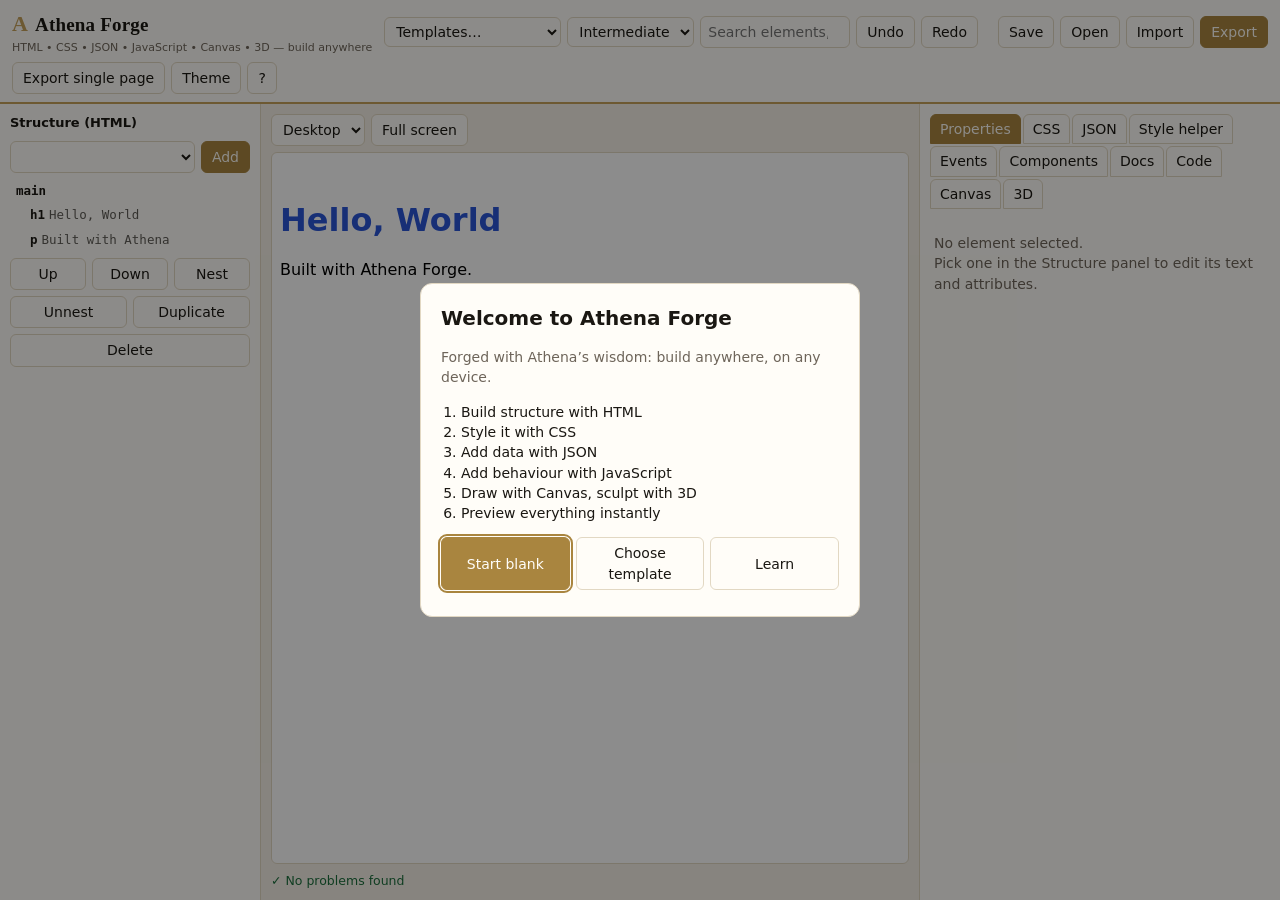
<file: index.html>
<!DOCTYPE html>
<html lang="en">
<head>
<meta charset="utf-8">
<meta name="viewport" content="width=device-width, initial-scale=1, viewport-fit=cover">
<title>Athena Forge</title>
<link rel="stylesheet" href="css/athena.css">
<link rel="manifest" href="manifest.json">
<meta name="theme-color" content="#14110F">
<meta name="mobile-web-app-capable" content="yes">
<meta name="apple-mobile-web-app-capable" content="yes">
<meta name="apple-mobile-web-app-status-bar-style" content="black-translucent">
<link rel="icon" type="image/svg+xml" href="icon.svg">
<link rel="apple-touch-icon" href="icon-192.png">
</head>
<body>
<header>
  <div class="brand"><span class="owl">Α</span> Athena Forge<small>HTML • CSS • JSON • JavaScript • Canvas • 3D — build anywhere</small></div>
  <select id="tpl" aria-label="Template" style="width:auto"><option value="">Templates…</option><option value="blank">Blank</option><option value="hello">Hello World</option><option value="counter">Counter</option><option value="landing">Landing page</option><option value="form">Contact form</option><option value="business">Business homepage</option><option value="pricing">Pricing page</option><option value="dashboard">Dashboard</option><option value="table">Data table</option><option value="todo">To-do list</option><option value="timer">Timer</option><option value="quiz">Quiz</option><option value="calculator">Calculator</option><option value="services">Services page</option><option value="product">Product page</option><option value="inventory">Inventory manager</option><option value="crm">CRM contacts</option><option value="admin">Admin panel</option><option value="temple">Temple</option></select><select id="mode" aria-label="Mode" style="width:auto"><option value="0">Beginner</option><option value="1">Intermediate</option><option value="2">Advanced</option></select>
  <input id="q" type="search" placeholder="Search elements, components…" aria-label="Search" style="width:150px"><button id="b-undo" title="Ctrl/Cmd+Z">Undo</button><button id="b-redo" title="Ctrl/Cmd+Shift+Z">Redo</button>
  <span class="sp"></span>
  <button id="b-save" title="Ctrl/Cmd+S">Save</button><button id="b-open" title="Ctrl/Cmd+O">Open</button><button id="b-import">Import</button><button id="b-export" class="primary">Export</button><button id="b-single" title="One self-contained HTML file (best on mobile)">Export single page</button><button id="b-theme">Theme</button><button id="b-help" aria-label="Help and shortcuts">?</button>
  <input type="file" id="file" accept=".json" hidden><input type="file" id="deffile" accept=".json" hidden><div id="sres" hidden></div><dialog id="dlg"></dialog>
</header>
<nav class="mnav" aria-label="Panels"><button data-v="tree">Structure</button><button data-v="prev">Preview</button><button data-v="edit">Edit</button></nav>
<main data-v="prev">
  <section class="pane" id="p-tree">
    <h2>Structure (HTML)</h2>
    <div class="row"><select id="addtag" aria-label="Element to add"></select><button id="b-add" class="primary" style="flex:0 0 auto">Add</button></div>
    <div id="tree"></div>
    <div class="row" id="treebtns"><button data-a="up">Up</button><button data-a="down">Down</button><button data-a="in">Nest</button><button data-a="out">Unnest</button><button data-a="dup">Duplicate</button><button data-a="del">Delete</button></div>
  </section>
  <section class="pane preview" id="p-prev">
    <div class="row" style="flex:0 0 auto;margin-top:0"><select id="size" aria-label="Preview size" style="flex:0 0 auto;width:auto"><option value="100%">Desktop</option><option value="768px">Tablet</option><option value="375px">Mobile</option><option value="custom">Custom</option></select><input id="csize" type="number" min="200" max="2000" placeholder="px" aria-label="Custom width in pixels" hidden style="width:80px;flex:0 0 auto"><button id="b-full" style="flex:0 0 auto">Full screen</button></div>
    <div class="frame"><iframe id="pv" title="Live preview" sandbox="allow-scripts"></iframe></div>
    <div id="issues" aria-live="polite"></div>
  </section>
  <section class="pane" id="p-edit">
    <div class="tabs" role="tablist" id="etabs"></div>
    <div id="epane"></div>
  </section>
</main>
<script src="js/definitions.js"></script>
<script src="js/state.js"></script>
<script src="js/generator.js"></script>
<script src="js/validator.js"></script>
<script src="js/renderer.js"></script>
<script src="js/builder.js"></script>
<script src="js/events.js"></script>
<script src="js/css-builder.js"></script>
<script src="js/component-builder.js"></script>
<script src="js/docs.js"></script>
<script src="js/ui.js"></script>
<script src="js/json-builder.js"></script>
<script src="js/js-builder.js"></script>
<script src="js/templates.js"></script>
<script src="js/importer.js"></script>
<script src="js/editor.js"></script>
<script src="js/a11y.js"></script>
<script src="js/dnd.js"></script>
<script src="js/definitions-io.js"></script>
<script src="js/canvas-studio.js"></script>
<script src="js/forge3d.js"></script>
<script src="js/app.js"></script>
</body>
</html>
</file>
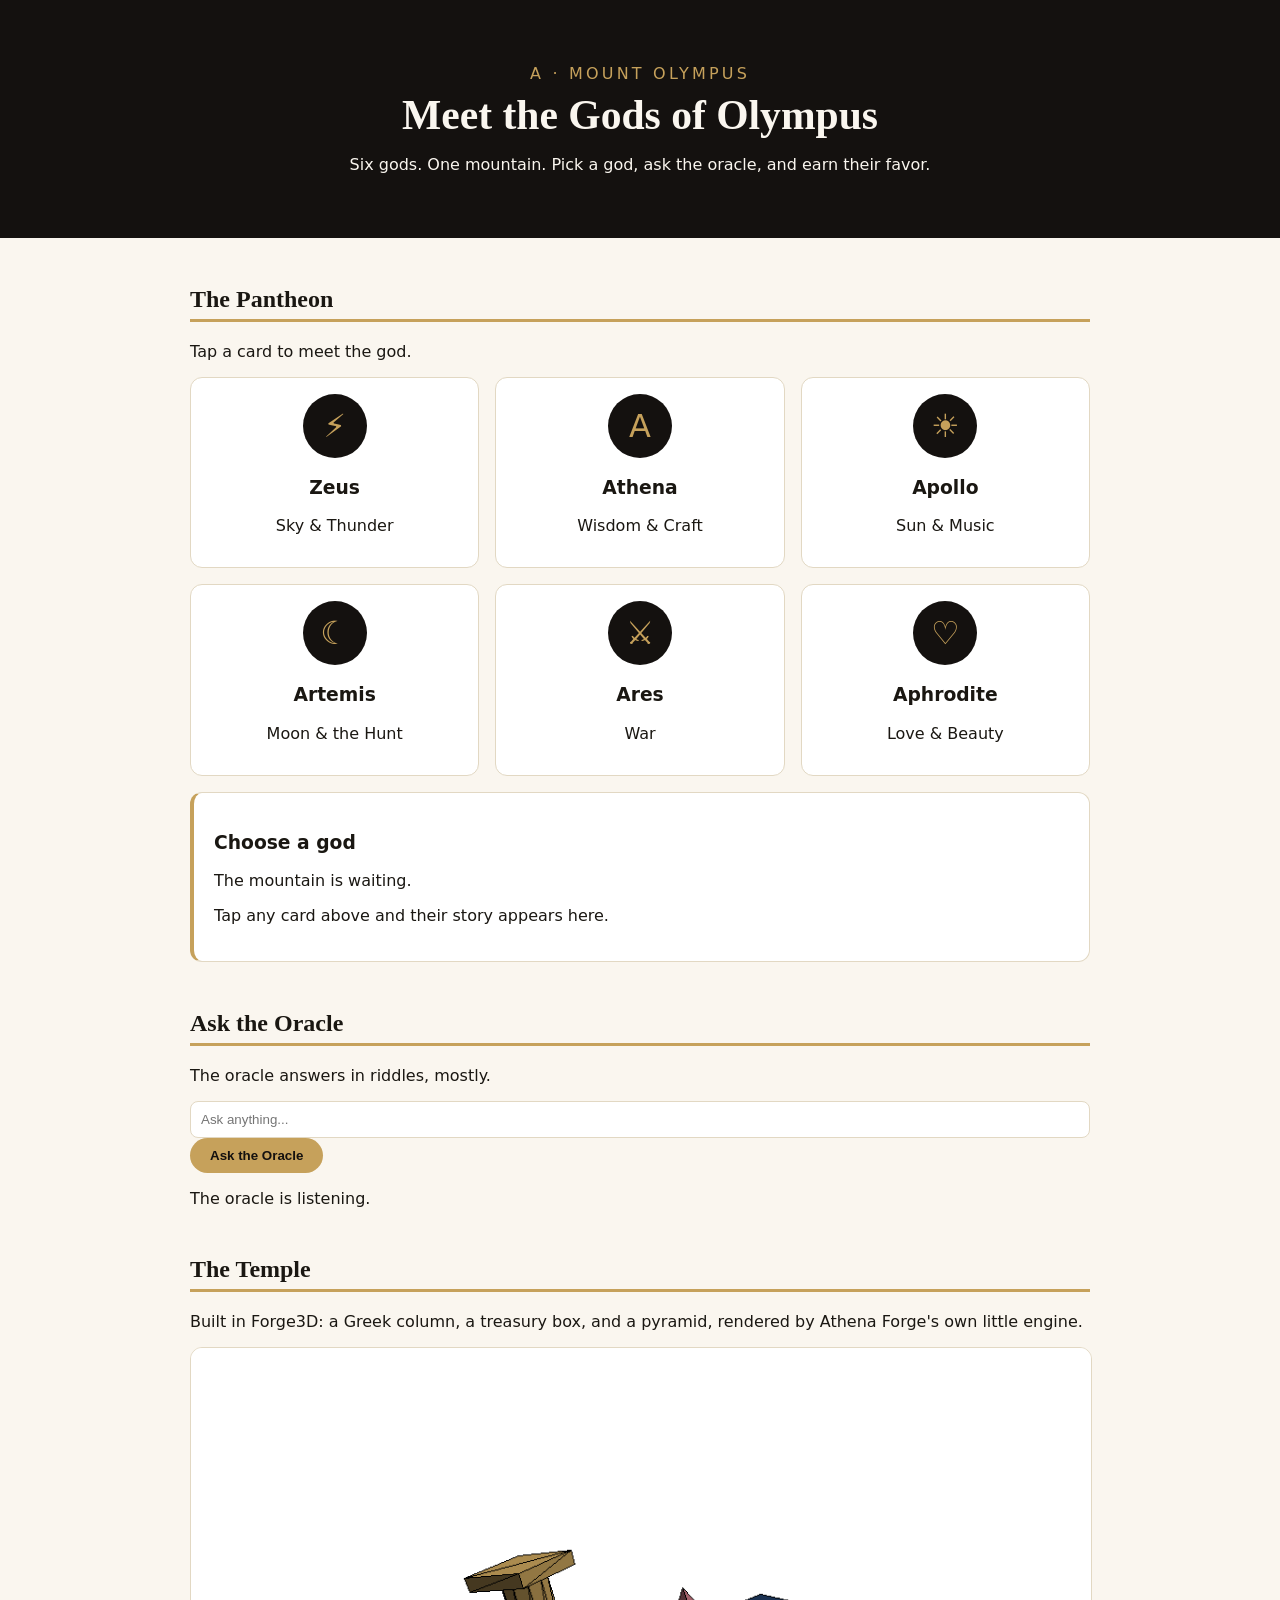
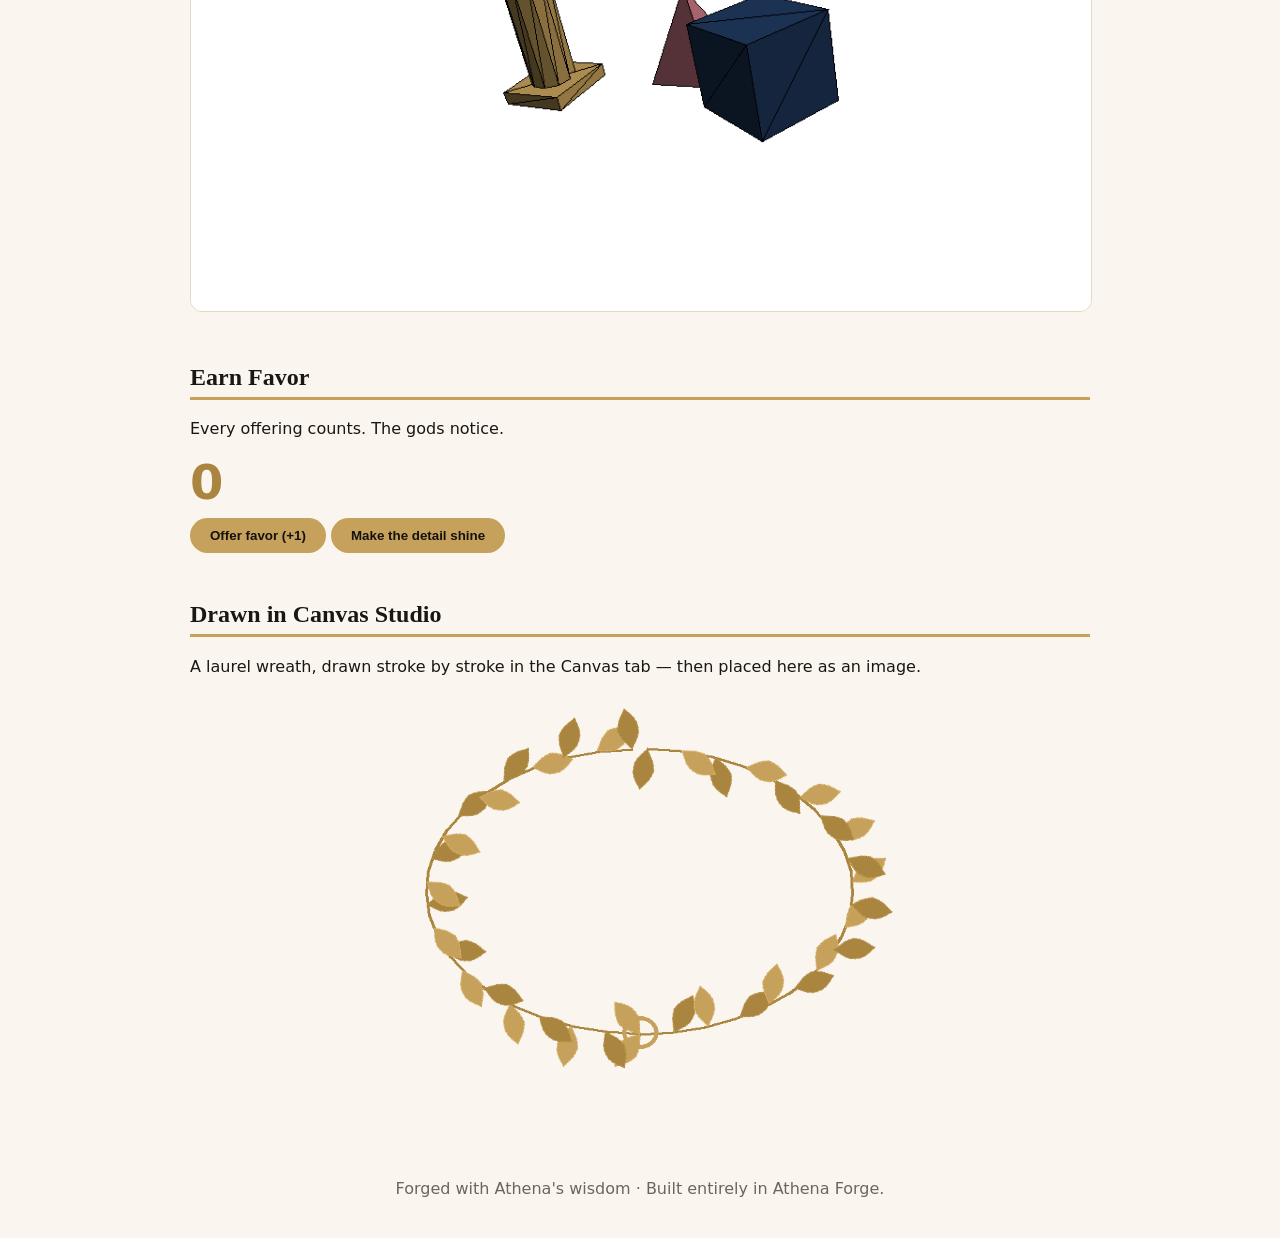
<file: olympus-showcase.html>
<!DOCTYPE html>
<html lang="en">
<head>
  <meta charset="utf-8">
  <meta name="viewport" content="width=device-width, initial-scale=1">
  <title>Mount Olympus — Built in Athena Forge</title>
<style>
body {
  font-family: system-ui, sans-serif;
  margin: 0;
  background: #FAF6EF;
  color: #1A1712;
}

header.hero {
  text-align: center;
  padding: 64px 20px 48px;
  background: #14110F;
  color: #FAF6EF;
}

.kicker {
  letter-spacing: 0.2em;
  color: #C6A15B;
  margin: 0;
}

header.hero h1 {
  font-family: Georgia, serif;
  font-size: 2.6rem;
  margin: 8px 0;
}

main {
  max-width: 900px;
  margin: 0 auto;
  padding: 0 16px 48px;
}

section {
  margin-top: 48px;
}

h2 {
  font-family: Georgia, serif;
  border-bottom: 3px solid #C6A15B;
  padding-bottom: 6px;
}

#god-grid {
  display: grid;
  grid-template-columns: repeat(3, 1fr);
  gap: 16px;
}

@media (max-width: 600px) {
  #god-grid {
    grid-template-columns: repeat(2, 1fr);
  }
}

.god-card {
  border: 1px solid #E2D8C3;
  border-radius: 12px;
  padding: 16px;
  background: #fff;
  cursor: pointer;
  text-align: center;
}

.god-card:hover {
  border-color: #C6A15B;
}

.medal {
  width: 64px;
  height: 64px;
  line-height: 64px;
  border-radius: 50%;
  background: #14110F;
  color: #C6A15B;
  font-size: 2rem;
  margin: 0 auto 8px;
}

#god-detail {
  border: 1px solid #E2D8C3;
  border-left: 4px solid #C6A15B;
  border-radius: 12px;
  padding: 20px;
  background: #fff;
  margin-top: 16px;
}

#god-detail.shining {
  box-shadow: 0 0 0 3px #C6A15B;
  background: #FFF8E7;
}

button {
  background: #C6A15B;
  color: #14110F;
  border: none;
  border-radius: 999px;
  padding: 10px 20px;
  font-weight: 700;
  cursor: pointer;
}

input {
  padding: 10px;
  border: 1px solid #E2D8C3;
  border-radius: 8px;
  width: 100%;
  box-sizing: border-box;
}

.temple-img {
  width: 100%;
  border-radius: 12px;
  border: 1px solid #E2D8C3;
}

.laurel-img {
  width: 100%;
  max-width: 640px;
  display: block;
  margin: 0 auto;
}

#favor-count {
  font-size: 3rem;
  font-weight: 700;
  color: #A9853F;
  margin: 8px 0;
}

footer {
  text-align: center;
  padding: 24px;
  color: #6E655A;
}
</style>
</head>
<body>
    <header class="hero">
      <p class="kicker">Α · MOUNT OLYMPUS</p>
      <h1>Meet the Gods of Olympus</h1>
      <p>Six gods. One mountain. Pick a god, ask the oracle, and earn their favor.</p>
    </header>
    <main>
      <section id="pantheon">
        <h2>The Pantheon</h2>
        <p>Tap a card to meet the god.</p>
        <div id="god-grid"></div>
        <div id="god-detail">
          <h3 id="detail-name">Choose a god</h3>
          <p id="detail-domain">The mountain is waiting.</p>
          <p id="detail-fact">Tap any card above and their story appears here.</p>
        </div>
      </section>
      <section id="oracle">
        <h2>Ask the Oracle</h2>
        <p>The oracle answers in riddles, mostly.</p>
        <input id="oracle-q" type="text" placeholder="Ask anything...">
        <button id="oracle-btn">Ask the Oracle</button>
        <p id="oracle-a">The oracle is listening.</p>
      </section>
      <section id="temple">
        <h2>The Temple</h2>
        <p>Built in Forge3D: a Greek column, a treasury box, and a pyramid, rendered by Athena Forge's own little engine.</p>
        <img class="temple-img" src="[data-uri]" alt="3D temple scene: gold column, blue box, rose pyramid">
      </section>
      <section id="favor">
        <h2>Earn Favor</h2>
        <p>Every offering counts. The gods notice.</p>
        <p id="favor-count">0</p>
        <button id="favor-btn">Offer favor (+1)</button>
        <button id="shine-btn">Make the detail shine</button>
      </section>
      <section id="canvas-art">
        <h2>Drawn in Canvas Studio</h2>
        <p>A laurel wreath, drawn stroke by stroke in the Canvas tab — then placed here as an image.</p>
        <img class="laurel-img" src="[data-uri]" alt="Golden laurel wreath">
      </section>
    </main>
    <footer>
      <p>Forged with Athena's wisdom · Built entirely in Athena Forge.</p>
    </footer>
<script>
const DATA = {
  "gods": [
    {
      "name": "Zeus",
      "domain": "Sky & Thunder",
      "glyph": "⚡",
      "color": "#1F3A5F",
      "fact": "King of the gods. His lightning never misses — except when it does, and then he blames the wind."
    },
    {
      "name": "Athena",
      "domain": "Wisdom & Craft",
      "glyph": "Α",
      "color": "#C6A15B",
      "fact": "Born from Zeus's forehead, fully armed and ready to work. Patron of this very forge."
    },
    {
      "name": "Apollo",
      "domain": "Sun & Music",
      "glyph": "☀",
      "color": "#A67C37",
      "fact": "Plays the lyre, drives the sun across the sky, and never loses an argument about poetry."
    },
    {
      "name": "Artemis",
      "domain": "Moon & the Hunt",
      "glyph": "☾",
      "color": "#2F5D50",
      "fact": "Goddess of the hunt who never misses. She asked Zeus for only one gift: freedom."
    },
    {
      "name": "Ares",
      "domain": "War",
      "glyph": "⚔",
      "color": "#8B2E2E",
      "fact": "God of war's chaos and courage alike. Even the other gods find him exhausting."
    },
    {
      "name": "Aphrodite",
      "domain": "Love & Beauty",
      "glyph": "♡",
      "color": "#B76E79",
      "fact": "Born of sea foam. Wars have started over her smile; poems have ended because of it."
    }
  ],
  "oracle": [
    "The mountain says: wait one sunrise.",
    "The owl blinks twice. That means yes.",
    "Ask again after the feast.",
    "The gods are laughing. Take that as a good sign.",
    "Even Zeus checks the weather first."
  ]
};

document.getElementById("favor-btn")?.addEventListener("click", (event) => {
    const el = document.getElementById("favor-count");
    el.textContent = Number(el.textContent) + Number("1" || 0);
  });

document.getElementById("shine-btn")?.addEventListener("click", (event) => {
    document.getElementById("god-detail").classList.toggle("shining");
  });

const grid = document.getElementById('god-grid');
const nameEl = document.getElementById('detail-name');
const domainEl = document.getElementById('detail-domain');
const factEl = document.getElementById('detail-fact');
DATA.gods.forEach(g => {
  const card = document.createElement('article');
  card.className = 'god-card';
  card.innerHTML = '<div class="medal">' + g.glyph + '</div><h3>' + g.name + '</h3><p>' + g.domain + '</p>';
  card.addEventListener('click', () => {
    nameEl.textContent = g.name;
    domainEl.textContent = g.domain;
    factEl.textContent = g.fact;
    document.getElementById('god-detail').style.borderLeftColor = g.color;
  });
  grid.append(card);
});
document.getElementById('oracle-btn').addEventListener('click', () => {
  const msgs = DATA.oracle;
  document.getElementById('oracle-a').textContent = msgs[Math.floor(Math.random() * msgs.length)];
});


</script>
</body>
</html>
</file>
<file: css/athena.css>
/* Athena Forge — marble and gold. Light by default; dark follows the system
   unless the Theme button pins one. */
:root{--bg:#F5F0E6;--panel:#FFFDF8;--ink:#1A1712;--mute:#6E655A;--line:#E2D8C3;--accent:#A9853F;--accent-ink:#FFFDF8;--gold:#C6A15B;--aegean:#1F3A5F;--bad:#b3261e;--warn:#8a5a00;--ok:#1b6e3c;box-sizing:border-box;padding-top:env(safe-area-inset-top,0px);padding-bottom:env(safe-area-inset-bottom,0px)}
@media (prefers-color-scheme:dark){:root:not([data-theme="light"]){--bg:#14110F;--panel:#1E1A15;--ink:#F0E9D8;--mute:#A99E88;--line:#3A3226;--accent:#C6A15B;--accent-ink:#14110F;--gold:#C6A15B;--aegean:#7EA2D6;--bad:#ff8a80;--warn:#f2c14e;--ok:#6fd49a}}
:root[data-theme="dark"]{--bg:#14110F;--panel:#1E1A15;--ink:#F0E9D8;--mute:#A99E88;--line:#3A3226;--accent:#C6A15B;--accent-ink:#14110F;--gold:#C6A15B;--aegean:#7EA2D6;--bad:#ff8a80;--warn:#f2c14e;--ok:#6fd49a}
*{box-sizing:border-box}html,body{height:100%;margin:0}
body{background:var(--bg);color:var(--ink);font:14px/1.45 system-ui,-apple-system,"Segoe UI",sans-serif;display:flex;flex-direction:column}
button,select,input,textarea{font:inherit;color:inherit}
button{background:var(--panel);border:1px solid var(--line);border-radius:6px;padding:5px 10px;cursor:pointer}
button:hover{border-color:var(--accent)}button.primary{background:var(--accent);color:var(--accent-ink);border-color:var(--accent)}
:focus-visible{outline:2px solid var(--accent);outline-offset:1px}
input,select,textarea{background:var(--panel);border:1px solid var(--line);border-radius:6px;padding:5px 7px;width:100%}
textarea{font:12.5px/1.5 ui-monospace,Menlo,Consolas,monospace;resize:vertical;min-height:110px;white-space:pre}
header{display:flex;flex-wrap:wrap;gap:6px;align-items:center;padding:8px 12px;background:var(--panel);border-bottom:2px solid var(--gold)}
.brand{font-family:Georgia,"Times New Roman",serif;font-weight:700;font-size:19px;letter-spacing:.01em;margin-right:6px}.brand small{display:block;font-family:system-ui,sans-serif;font-weight:400;font-size:11px;color:var(--mute);letter-spacing:0}
.brand .owl{color:var(--gold);font-size:22px;margin-right:2px}
.sp{flex:1}
main{flex:1;min-height:0;display:grid;grid-template-columns:260px 1fr 360px;gap:1px;background:var(--line)}
section.pane{background:var(--panel);overflow:auto;padding:10px;min-height:0}
h2{font-size:13px;margin:0 0 8px}
.tabs{display:flex;gap:2px;margin-bottom:10px;flex-wrap:wrap}.tabs button{border-radius:6px 6px 0 0;padding:4px 9px}.tabs button[aria-selected=true]{background:var(--accent);color:var(--accent-ink);border-color:var(--accent)}
.node{display:flex;align-items:center;gap:4px;padding:3px 6px;border-radius:5px;cursor:pointer;font-family:ui-monospace,Menlo,monospace;font-size:12.5px}
.node:hover{background:var(--bg)}.node.sel{background:var(--accent);color:var(--accent-ink)}.node em{opacity:.7;font-style:normal;overflow:hidden;text-overflow:ellipsis;white-space:nowrap}
.node.drag-src{opacity:.4}
.drag-ghost{position:fixed;z-index:50;pointer-events:none;background:var(--panel);border:2px solid var(--gold);border-radius:6px;padding:4px 10px;font:12.5px ui-monospace,Menlo,monospace;box-shadow:0 6px 18px rgba(0,0,0,.25)}
.row{display:flex;gap:6px;margin:6px 0;flex-wrap:wrap}.row>*{flex:1}label.f{display:block;margin:8px 0 2px;color:var(--mute);font-size:12px}
.card{border:1px solid var(--line);border-radius:8px;padding:8px;margin-bottom:8px}
.preview{display:flex;flex-direction:column;background:var(--bg)!important;padding:10px!important}
.frame{flex:1;display:flex;justify-content:center;min-height:200px}iframe{border:1px solid var(--line);background:#fff;height:100%;width:100%;max-width:100%;border-radius:6px}
#issues{font-size:12.5px;margin-top:8px;max-height:110px;overflow:auto}.bad{color:var(--bad)}.warn{color:var(--warn)}.ok{color:var(--ok)}
.empty{color:var(--mute);padding:14px 4px}
.mnav{display:none}
.jr{display:flex;gap:4px;align-items:center;margin:3px 0}.jr input,.jr select{padding:3px 5px;width:auto;min-width:0;flex:1}.jr button{padding:2px 6px;flex:0 0 auto}.jr code{min-width:28px}
pre#jspre{background:var(--bg);border:1px solid var(--line);border-radius:6px;padding:8px;white-space:pre-wrap;font:12.5px ui-monospace,Menlo,monospace}
dialog{background:var(--panel);color:var(--ink);border:1px solid var(--line);border-radius:12px;max-width:440px;padding:20px}dialog::backdrop{background:rgba(0,0,0,.45)}
dialog h2{font-size:20px}dialog ol{padding-left:20px}
#sres{position:absolute;top:50px;right:12px;z-index:5;background:var(--panel);border:1px solid var(--line);border-radius:8px;width:300px;max-height:60vh;overflow:auto;padding:4px}#sres button{display:block;width:100%;text-align:left;border:0}
.doc code,.doc pre{font:12.5px ui-monospace,Menlo,monospace;background:var(--bg);padding:2px 5px;border-radius:4px}.doc pre{padding:8px;white-space:pre-wrap}
@media (max-width:900px){main{grid-template-columns:1fr}section.pane{display:none}main[data-v="tree"] #p-tree,main[data-v="prev"] #p-prev,main[data-v="edit"] #p-edit{display:block}main[data-v="prev"] #p-prev{display:flex}.mnav{display:flex;gap:1px;background:var(--line)}.mnav button{flex:1;border-radius:0;border:0;padding:12px}.mnav button[aria-selected=true]{background:var(--accent);color:var(--accent-ink)}
 button{padding:10px 14px}input,select,textarea{padding:9px 10px}.node{padding:8px 6px}.tabs button{padding:8px 12px}}
.cf{margin-bottom:12px}.code{display:grid;grid-template-columns:auto 1fr;border:1px solid var(--line);border-radius:6px;overflow:auto;max-height:300px;background:var(--bg)}
.code pre{margin:0;padding:8px;font:12.5px/1.5 ui-monospace,Menlo,Consolas,monospace}.code .ln{color:var(--mute);text-align:right;user-select:none;border-right:1px solid var(--line)}.code .src{white-space:pre}
.code .k{color:var(--accent);font-weight:600}.code .s{color:var(--ok)}.code .c{color:var(--mute);font-style:italic}.code .t{color:var(--accent)}.code .a{color:var(--warn)}.code .nm{color:var(--warn)}
.node.drop-before{box-shadow:inset 0 2px 0 var(--accent)}.node.drop-after{box-shadow:inset 0 -2px 0 var(--accent)}.node.drop-in{outline:2px dashed var(--accent);outline-offset:-2px}
mark{background:var(--warn);color:var(--bg);border-radius:2px}
/* studios (Canvas + 3D) */
.studio canvas{display:block;width:100%;height:auto;background:#fff;border:1px solid var(--line);border-radius:8px;touch-action:none}
.studio .tools{display:flex;gap:6px;flex-wrap:wrap;margin:8px 0}.studio .tools>*{flex:1}
.studio .tools button[aria-pressed="true"]{background:var(--accent);color:var(--accent-ink);border-color:var(--accent)}
.studio .swatches{display:flex;gap:6px;align-items:center;flex-wrap:wrap}
.studio .sw{width:28px;height:28px;border-radius:50%;border:2px solid var(--line);padding:0;flex:0 0 auto;cursor:pointer}
.studio .sw[aria-pressed="true"]{border-color:var(--accent);outline:2px solid var(--accent);outline-offset:1px}
.studio .obj{cursor:pointer}.studio .obj.sel{border-color:var(--accent)}
</file>
